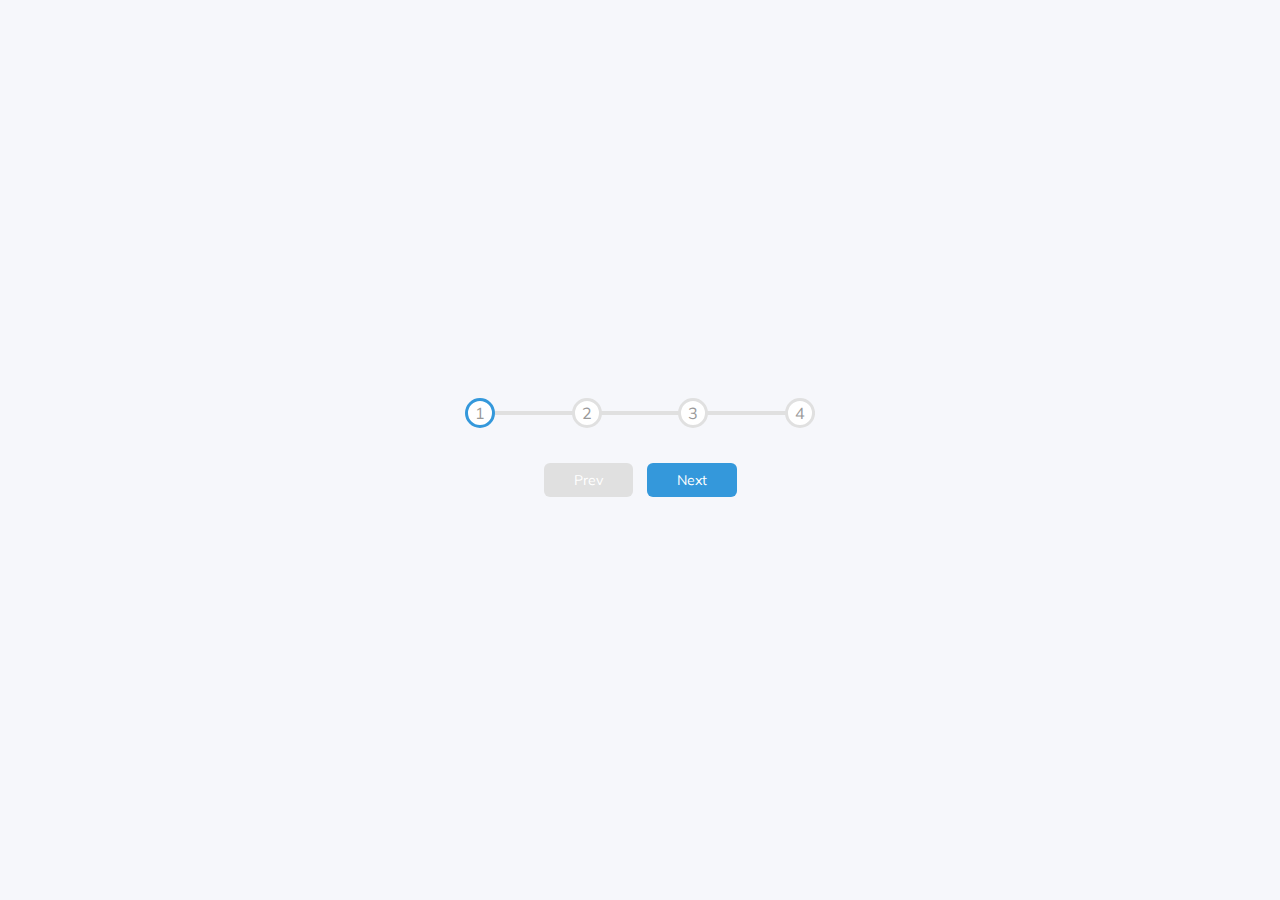
<file: Progress Steps/index.html>
<!DOCTYPE html>
<html lang="en">
  <head>
    <meta charset="UTF-8" />
    <meta http-equiv="X-UA-Compatible" content="IE=edge" />
    <meta name="viewport" content="width=device-width, initial-scale=1.0" />
    <link rel="stylesheet" href="style.css" />
    <!-- <link rel="stylesheet" href="<link rel="stylesheet"
   href="https://cdnjs.cloudflare.com/ajax/libs/font-awesome/5.15.3/css/all.min.css" 
   integrity="sha512-iBBXm8fW90+nuLcSKlbmrPcLa0OT92xO1BIsZ+ywDWZCvqsWgccV3gFoRBv0z+8dLJgyAHIhR35VZc2oM/gI1w==" 
   crossorigin="anonymous" referrerpolicy="no-referrer" />" -->

    <title>Progress Steps</title>
  </head>
  <body>
    <div class="container">
      <div class="progress-container">
        <div class="progress" id="progress"></div>
        <div class="circle active">1</div>
        <div class="circle">2</div>
        <div class="circle">3</div>
        <div class="circle">4</div>
      </div>
      <button class="btn" id="prev" disabled>Prev</button>
      <button class="btn" id="next">Next</button>
    </div>

    <script src="script.js"></script>
  </body>
</html>
</file>
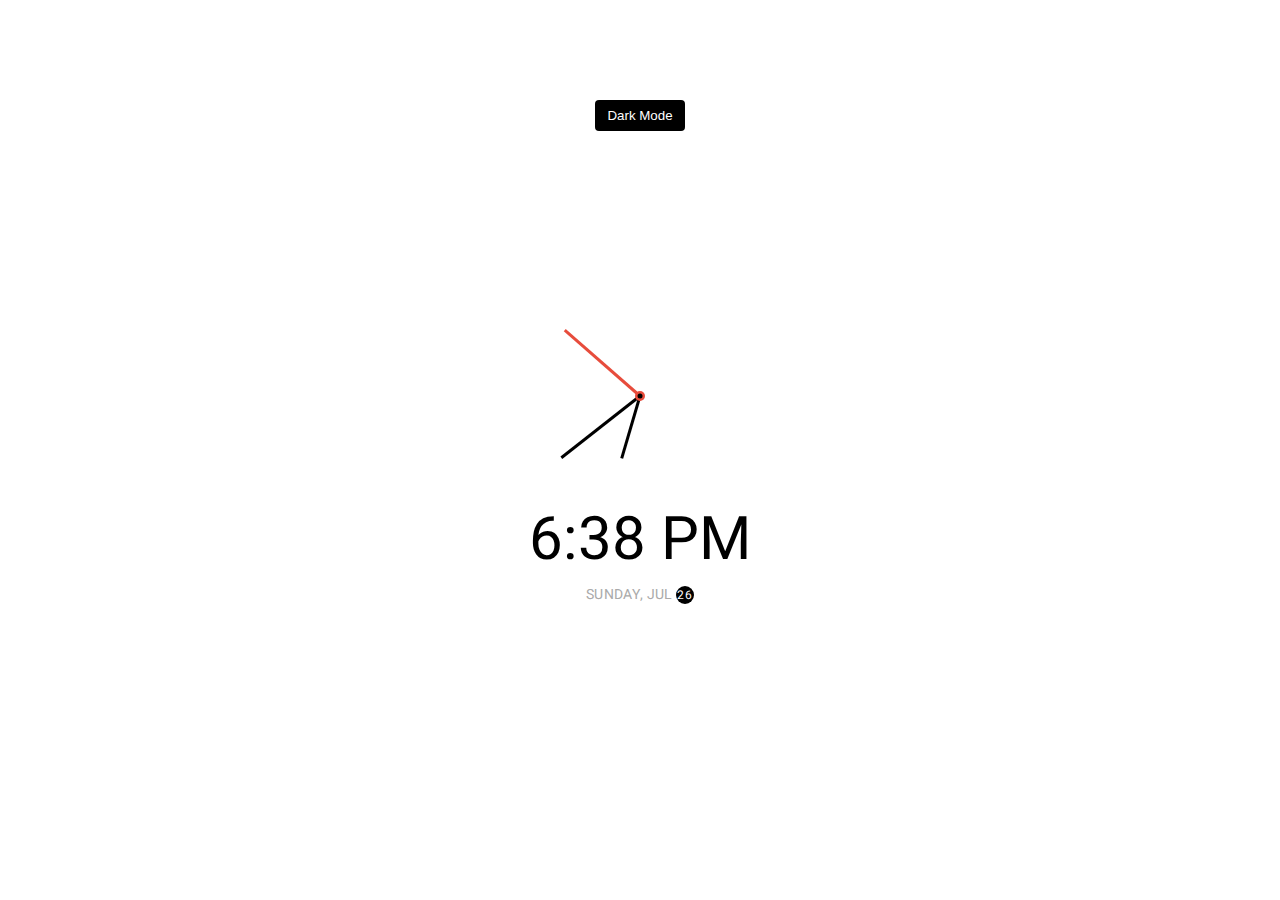
<file: Theme Clock/index.html>
<!DOCTYPE html>
<html lang="en">
  <head>
    <meta charset="UTF-8" />
    <meta name="viewport" content="width=device-width, initial-scale=1.0" />
    <link rel="stylesheet" href="style.css" />
    <title>Theme Clock</title>
  </head>

  <body>
    <button class="toggle">Dark Mode</button>

    <div class="clock-container">
      <div class="clock">
        <div class="needle hour"></div>
        <div class="needle minute"></div>
        <div class="needle second"></div>
        <div class="center-point"></div>
      </div>

      <div class="time"></div>
      <div class="date"></div>
    </div>
    <script src="script.js"></script>
  </body>
</html>
</file>
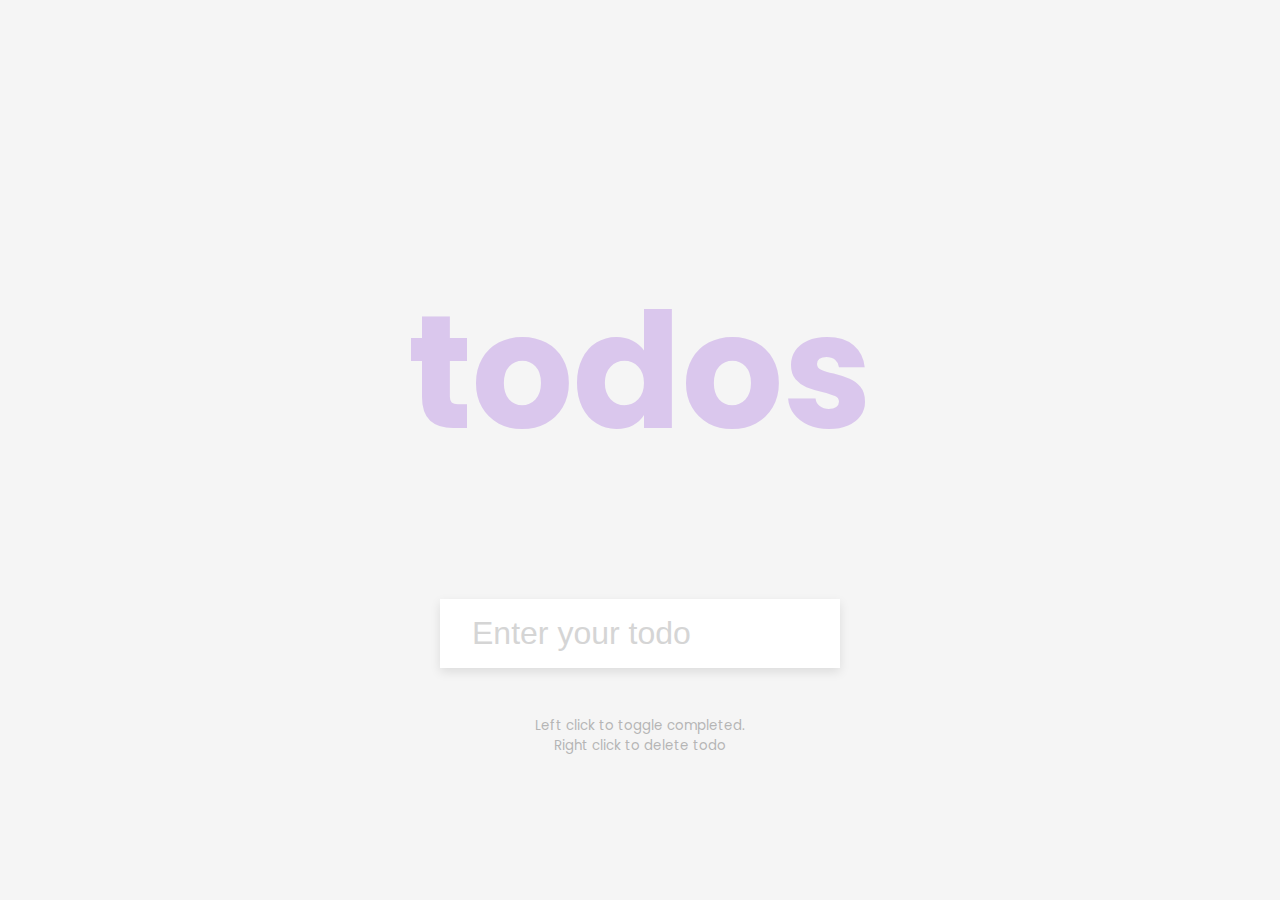
<file: ToDos/index.html>
<!DOCTYPE html>
<html lang="en">
  <head>
    <meta charset="UTF-8" />
    <meta name="viewport" content="width=device-width, initial-scale=1.0" />
    <link rel="stylesheet" href="style.css" />

    <title>ToDo List</title>
  </head>
  <body>
    <h1>todos</h1>
    <form id="form">
      <input
        type="text"
        class="input"
        id="input"
        placeholder="Enter your todo"
        autocomplete="off"
      />
      <ul class="todos" id="todos"></ul>
    </form>
    <small>
      Left click to toggle completed. <br />
      Right click to delete todo
    </small>

    <script src="script.js"></script>
  </body>
</html>
</file>
<file: Progress Steps/style.css>
@import url('https://fonts.googleapis.com/css2?family=Muli&display=swap');
:root {
  --line-border-fill: #3498db;
  --line-border-empty: #e0e0e0;
}

* {
  box-sizing: border-box;
}
body {
  background-color: #f6f7fb;
  font-family: 'Muli', sans-serif;
  display: flex;

  align-items: center;
  justify-content: center;
  height: 100vh;
  overflow: hidden;
  margin: 0;
}

.container {
  text-align: center;
}

.progress-container {
  display: flex;
  justify-content: space-between;
  position: relative;
  margin-bottom: 30px;
  max-width: 100%;
  width: 350px;
}

.progress-container::before {
  content: '';
  background-color: var(--line-border-empty);
  position: absolute;
  top: 50%;
  left: 0;
  transform: translateY(-50%);
  height: 4px;
  width: 100%;
  z-index: -1;
}

.progress {
  background-color: var(--line-border-fill);
  position: absolute;
  top: 50%;
  left: 0;
  transform: translateY(-50%);
  height: 4px;
  width: 0%;
  z-index: -1;
  transition: 0.4s ease;
}

.circle {
  background-color: #fff;
  color: #999;
  border-radius: 50%;
  height: 30px;
  width: 30px;
  display: flex;
  align-items: center;
  justify-content: center;
  border: 3px solid var(--line-border-empty);
  transition: 0.4s ease;
}

.circle.active {
  border-color: var(--line-border-fill);
}

.btn {
  background-color: var(--line-border-fill);
  color: #fff;
  border: 0;
  border-radius: 6px;
  cursor: pointer;
  font-family: inherit;
  padding: 8px 30px;
  margin: 5px;
  font-size: 14px;
}

.btn:active {
  transform: scale(0.98);
}

.btn:focus {
  outline: 0;
}

.btn:disabled {
  background-color: var(--line-border-empty);
  cursor: not-allowed;
}
</file>
<file: Theme Clock/style.css>
@import url('https://fonts.googleapis.com/css?family=Heebo:300&display=swap');

* {
  box-sizing: border-box;
}

:root {
  --primary-color: #000;
  --secondary-color: #fff;
}

html {
  transition: all 0.5s ease-in;
}

html.dark {
  --primary-color: #fff;
  --secondary-color: #333;
}

html.dark {
  background-color: #111;
  color: var(--primary-color);
}

body {
  font-family: 'Heebo', sans-serif;
  font-size: medium;
  display: flex;
  align-items: center;
  justify-content: center;
  height: 100vh;
  overflow: hidden;
  margin: 0;
}
p {
  margin-left: 140px;
}
li {
  font-style: italic;
}
.toggle {
  cursor: pointer;
  background-color: var(--primary-color);
  color: var(--secondary-color);
  border: 0;
  border-radius: 4px;
  padding: 8px 12px;
  position: absolute;
  top: 100px;
}

.toggle:focus {
  outline: none;
}

.clock-container {
  display: flex;
  flex-direction: column;
  justify-content: space-between;
  align-items: center;
}

.clock {
  position: relative;
  width: 200px;
  height: 200px;
  background-color: transparent;
}

.needle {
  font-family: ;
  background-color: var(--primary-color);
  position: absolute;
  top: 50%;
  left: 50%;
  height: 65px;
  width: 3px;
  transform-origin: bottom center;
  transition: all 0.5s ease-in;
}

.needle.hour {
  transform: translate(-50%, -100%) rotate(0deg);
}

.needle.minute {
  transform: translate(-50%, -100%) rotate(0deg);
  height: 100px;
}

.needle.second {
  transform: translate(-50%, -100%) rotate(0deg);
  height: 100px;
  background-color: #e74c3c;
}

.center-point {
  background-color: #e74c3c;
  width: 10px;
  height: 10px;
  position: absolute;
  top: 50%;
  left: 50%;
  transform: translate(-50%, -50%);
  border-radius: 50%;
}

.center-point::after {
  content: '';
  background-color: var(--primary-color);
  width: 5px;
  height: 5px;
  position: absolute;
  top: 50%;
  left: 50%;
  transform: translate(-50%, -50%);
  border-radius: 50%;
}

.time {
  font-size: 60px;
}
.date {
  color: #aaa;
  font-size: 14px;
  letter-spacing: 0.3px;
  text-transform: uppercase;
}
.date .circle {
  background-color: var(--primary-color);
  color: var(--secondary-color);
  border-radius: 50%;
  width: 18px;
  height: 18px;
  display: inline-flex;
  align-items: center;
  justify-content: center;
  line-height: 18px;
  transition: all 0.5s ease-in;
  font-size: 12px;
}
</file>
<file: ToDos/style.css>
@import url('https://fonts.googleapis.com/css2?family=Poppins:wght@200;400&display=swap');

* {
  box-sizing: border-box;
}
body {
  background-color: #f5f5f5;
  color: #444;
  font-family: 'Poppins', sans-serif;
  display: flex;
  flex-direction: column;
  align-items: center;
  justify-content: center;
  height: 100vh;
  margin: 0;
}

h1 {
  color: rgb(179, 131, 226);
  font-size: 10rem;
  text-align: center;
  opacity: 0.4;
}

form {
  box-shadow: 0 4px 10px rgba(0, 0, 0, 0.1);
  max-width: 100%;
  width: 400px;
}

.input {
  border: none;
  color: #444;
  font-size: 2rem;
  padding: 1rem 2rem;
  display: block;
  width: 100%;
}

.input::placeholder {
  color: #d5d5d5;
}

.input:focus {
  outline-color: rgb(179, 131, 226);
}
.todos {
  background-color: #fff;
  padding: 0;
  margin: 0;
  list-style-type: none;
}

.todos li {
  border-top: 1px solid #e5e5e5;
  cursor: pointer;
  font-size: 1.5rem;
  padding: 1rem 2rem;
}

.todos li.completed {
  color: #b6b6b6;
  text-decoration: line-through;
}

small {
  margin-top: 3rem;
  color: #b5b5b5;
  text-align: center;
}
</file>
